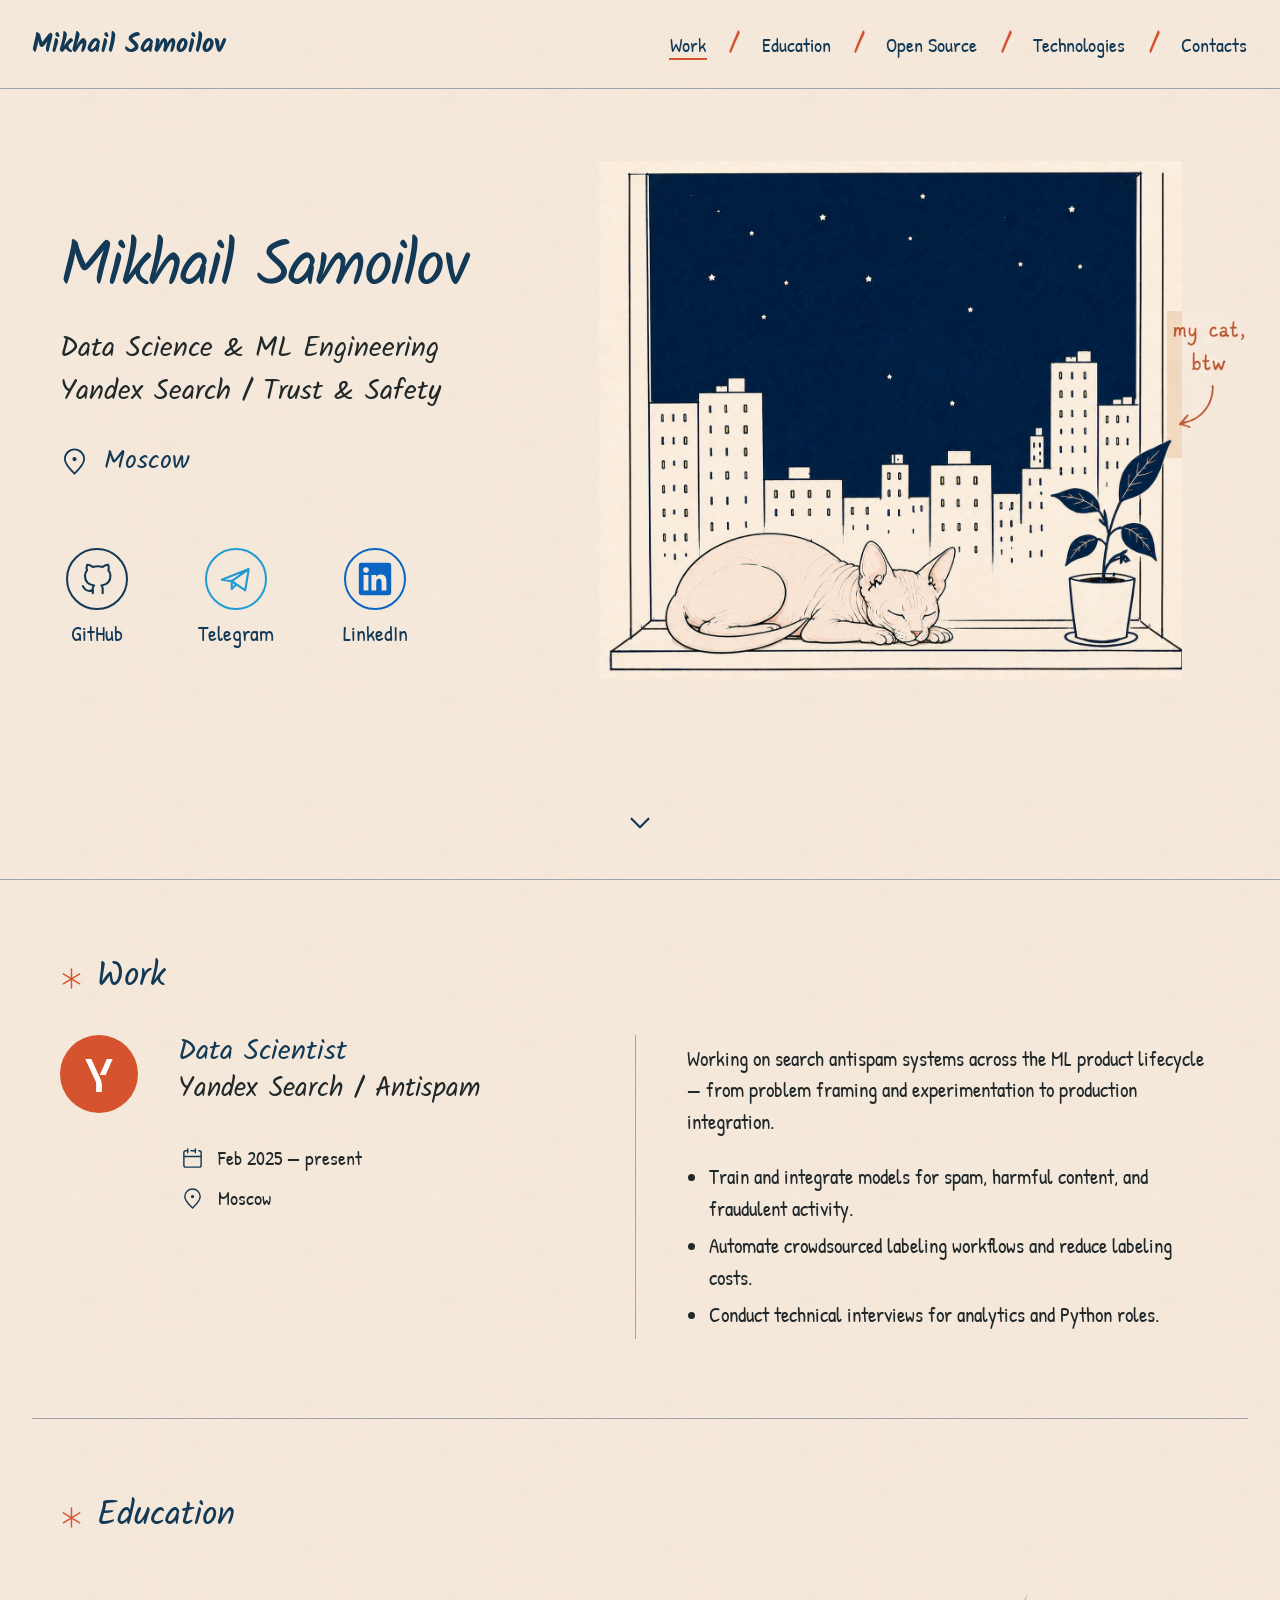
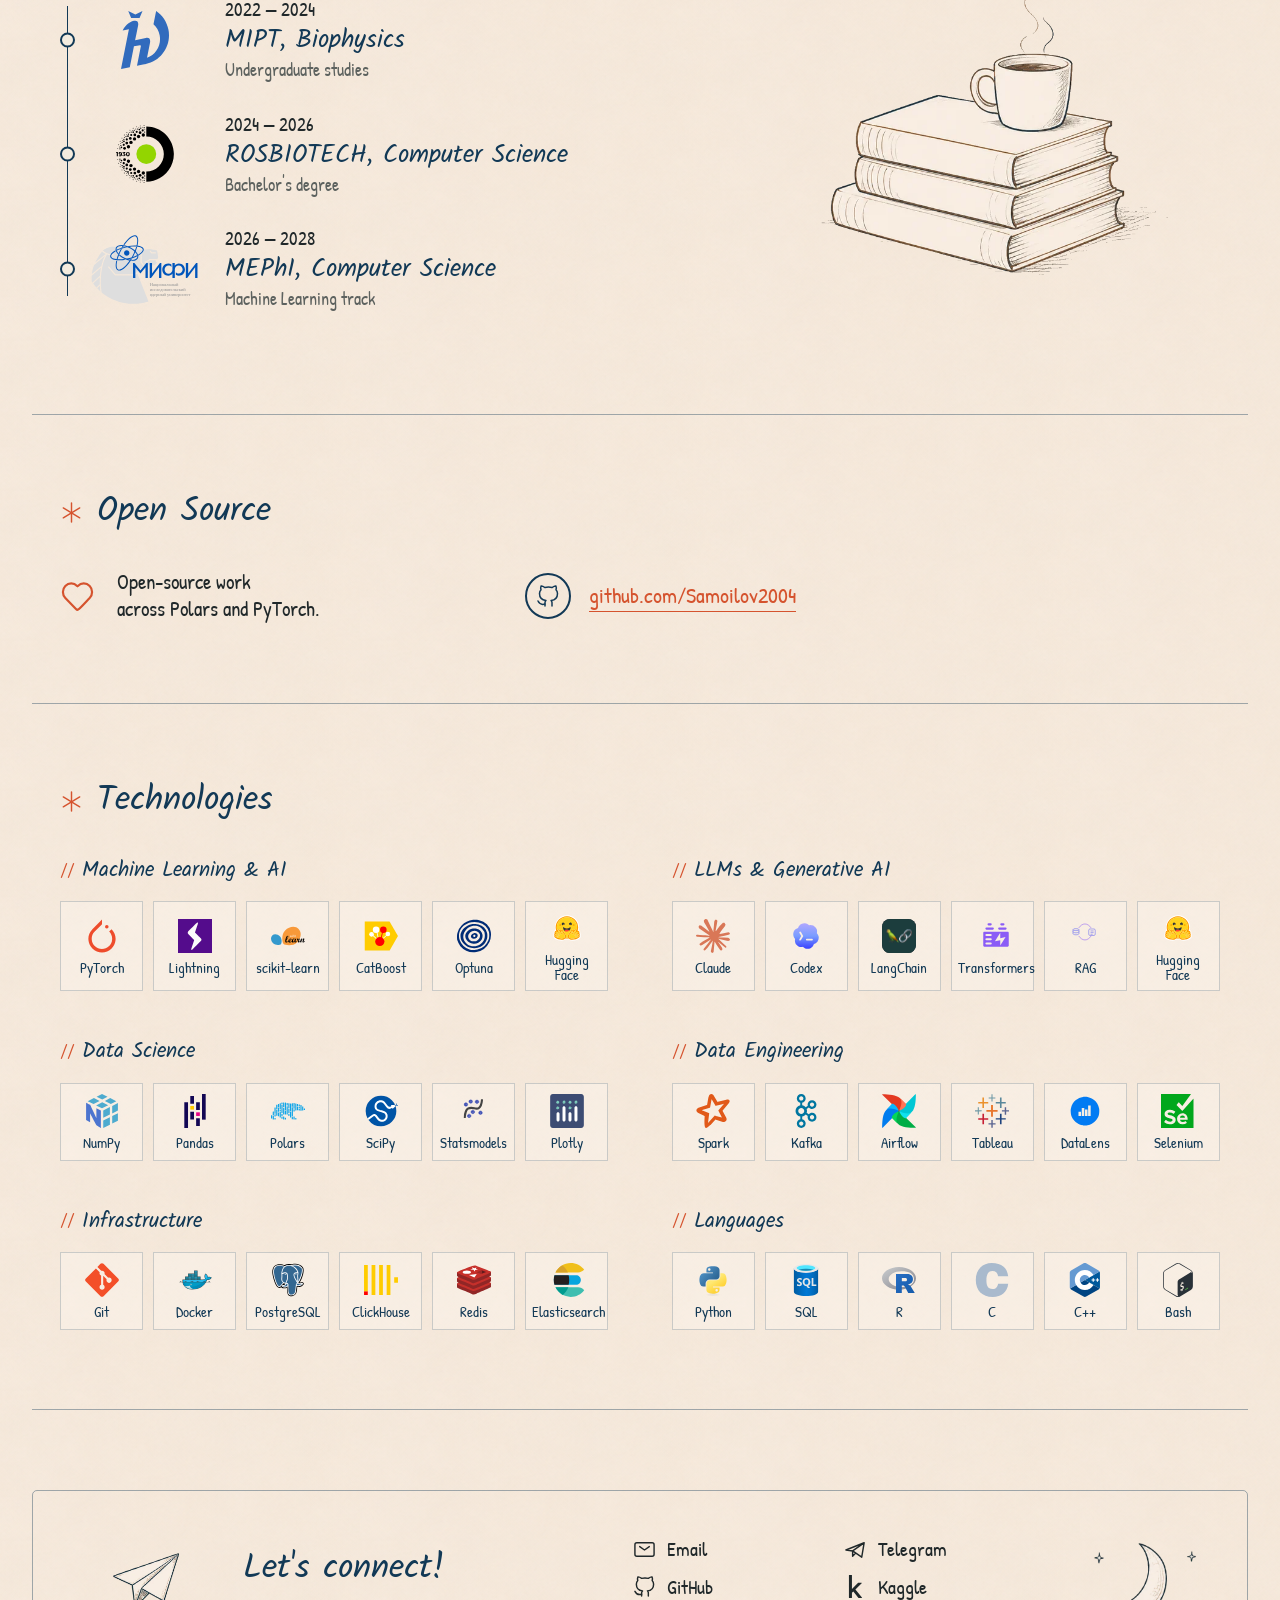
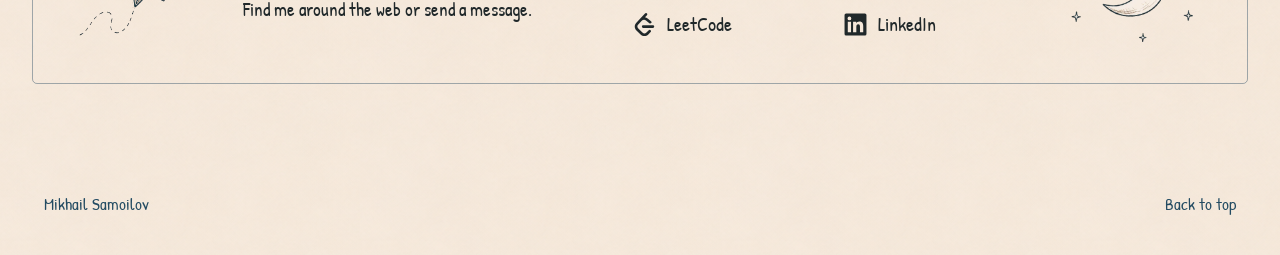
<file: index.html>
<!doctype html>
<html lang="en">
<head>
  <meta charset="utf-8">
  <meta name="viewport" content="width=device-width, initial-scale=1">
  <meta name="description" content="Mikhail Samoilov — ML engineer at Yandex Search. Education, production machine learning, open source, and selected technologies.">
  <meta name="theme-color" content="#f4ecdf">
  <meta property="og:type" content="website">
  <meta property="og:title" content="Mikhail Samoilov — ML Engineer">
  <meta property="og:description" content="A personal page about production ML, education, open source, and technology.">
    <title>Mikhail Samoilov — DataScientist</title>
  <link rel="preload" href="assets/fonts/Kalam-Regular.ttf" as="font" type="font/ttf" crossorigin>
  <link rel="preload" href="assets/fonts/PatrickHand-Regular.ttf" as="font" type="font/ttf" crossorigin>
  <link rel="stylesheet" href="css/site.css">
  <script src="js/site.js" defer></script>
</head>
<body>
  <a class="skip-link" href="#main-content">Skip to content</a>

  <header class="site-header" aria-label="Site header">
    <div class="site-header__inner">
      <a class="site-name" href="#top" aria-label="Back to top">Mikhail Samoilov</a>
      <nav class="site-nav" aria-label="Main navigation">
        <a href="#work">Work</a><span aria-hidden="true">/</span>
        <a href="#education">Education</a><span aria-hidden="true">/</span>
        <a href="#open-source">Open Source</a><span aria-hidden="true">/</span>
        <a href="#tech">Technologies</a><span aria-hidden="true">/</span>
        <a href="#contacts">Contacts</a>
      </nav>
    </div>
  </header>

  <main id="main-content" tabindex="-1">
    <section class="hero" id="top" aria-labelledby="hero-title">
      <div class="hero__inner">
        <div class="hero-copy" data-reveal>
          <h1 id="hero-title">Mikhail Samoilov</h1>
          <p class="hero-role">Data Science &amp; ML Engineering</p>
          <p class="hero-company">Yandex Search / Trust & Safety</p>
          <p class="hero-location"><span class="ui-icon ui-icon--pin" aria-hidden="true"></span>Moscow</p>

          <nav class="hero-contacts" aria-label="Quick contact links">
            <a href="https://github.com/Samoilov2004" target="_blank" rel="me noreferrer"><span class="contact-mark contact-mark--github" aria-hidden="true"></span><span>GitHub</span></a>
            <a href="https://t.me/samoilov_ma" target="_blank" rel="me noreferrer"><span class="contact-mark contact-mark--telegram" aria-hidden="true"></span><span>Telegram</span></a>
            <a href="https://www.linkedin.com/in/samoilov-mikhail-a10559425" target="_blank" rel="me noreferrer"><span class="contact-mark contact-mark--linkedin" aria-hidden="true"></span><span>LinkedIn</span></a>
          </nav>
        </div>

        <div class="hero-art" data-reveal>
          <picture>
            <source srcset="assets/illustrations/cat-window-sleeping-v2.webp" type="image/webp">
            <img src="assets/illustrations/cat-window-sleeping-v2.png" width="2658" height="2364" alt="A pale sphynx cat sleeping on a windowsill in front of a dark blue night city">
          </picture>
          <picture class="cat-note" aria-hidden="true">
            <source srcset="assets/illustrations/cat-note.webp" type="image/webp">
            <img src="assets/illustrations/cat-note.png" width="145" height="185" alt="">
          </picture>
        </div>

        <a class="scroll-cue" href="#work" aria-label="Scroll to work"><span class="ui-icon ui-icon--down" aria-hidden="true"></span></a>
      </div>
    </section>

    <div class="page-shell">
      <section class="page-section work" id="work" aria-labelledby="work-title" data-reveal>
        <header class="section-heading"><span class="ui-icon ui-icon--asterisk" aria-hidden="true"></span><h2 id="work-title">Work</h2></header>
        <div class="work-grid">
          <div class="work-summary">
            <div class="yandex-mark" aria-hidden="true"><img src="assets/logos/yandex.svg" width="50" height="50" alt=""></div>
            <div class="work-summary__main">
              <h3>Data Scientist</h3>
              <p>Yandex Search / Antispam </p>
              <dl class="work-meta">
                <div><dt><span class="ui-icon ui-icon--calendar" aria-hidden="true"></span><span class="sr-only">Dates</span></dt><dd>Feb 2025 — present</dd></div>
                <div><dt><span class="ui-icon ui-icon--pin" aria-hidden="true"></span><span class="sr-only">Location</span></dt><dd>Moscow</dd></div>
              </dl>
            </div>
          </div>
          <div class="work-details">
            <p>Working on search antispam systems across the ML product lifecycle — from problem framing and experimentation to production integration.</p>
            <ul>
              <li>Train and integrate models for spam, harmful content, and fraudulent activity.</li>
              <li>Automate crowdsourced labeling workflows and reduce labeling costs.</li>
              <li>Conduct technical interviews for analytics and Python roles.</li>
            </ul>
          </div>
        </div>
      </section>

      <section class="page-section education" id="education" aria-labelledby="education-title" data-reveal>
        <header class="section-heading"><span class="ui-icon ui-icon--asterisk" aria-hidden="true"></span><h2 id="education-title">Education</h2></header>
        <div class="education-layout">
          <ol class="education-timeline">
            <li><img src="assets/logos/mipt.svg" width="46" height="54" alt="MIPT logo"><div><p class="education-date">2022 — 2024</p><h3>MIPT, Biophysics</h3><p>Undergraduate studies</p></div></li>
            <li><img src="assets/logos/rosbiotech.svg" width="50" height="50" alt="ROSBIOTECH logo"><div><p class="education-date">2024 — 2026</p><h3>ROSBIOTECH, Computer Science</h3><p>Bachelor's degree</p></div></li>
            <li><img class="education-logo--mephi" src="assets/logos/mephi.svg" width="110" height="72" alt="MEPhI logo"><div><p class="education-date">2026 — 2028</p><h3>MEPhI, Computer Science</h3><p>Machine Learning track</p></div></li>
          </ol>
          <img class="books-illustration" src="assets/illustrations/books-coffee-transparent.png" width="640" height="592" alt="" loading="lazy">
        </div>
      </section>

      <section class="page-section open-source" id="open-source" aria-labelledby="opensource-title" data-reveal>
        <header class="section-heading"><span class="ui-icon ui-icon--asterisk" aria-hidden="true"></span><h2 id="opensource-title">Open Source</h2></header>
        <div class="opensource-row">
          <div class="opensource-copy"><span class="ui-icon ui-icon--heart" aria-hidden="true"></span><p>Open-source work<br>across Polars and PyTorch.</p></div>
          <a class="github-link" href="https://github.com/Samoilov2004" target="_blank" rel="me noreferrer"><span class="contact-mark contact-mark--github contact-mark--small" aria-hidden="true"></span><span>github.com/Samoilov2004</span></a>
        </div>
      </section>

      <section class="page-section technologies" id="tech" aria-labelledby="tech-title" data-reveal>
        <header class="section-heading"><span class="ui-icon ui-icon--asterisk" aria-hidden="true"></span><h2 id="tech-title">Technologies</h2></header>
        <div class="tech-categories">
          <section class="tech-category" aria-labelledby="tech-ml">
            <h3 id="tech-ml">Machine Learning &amp; AI</h3>
            <ul class="tech-badges">
              <li><img src="assets/badges/pytorch.svg" alt="" width="34" height="34"><span>PyTorch</span></li>
              <li><img src="assets/badges/lightning.svg" alt="" width="34" height="34"><span>Lightning</span></li>
              <li><img src="assets/badges/scikit-learn.svg" alt="" width="34" height="34"><span>scikit-learn</span></li>
              <li><img src="assets/badges/catboost.svg" alt="" width="34" height="34"><span>CatBoost</span></li>
              <li><img src="assets/badges/optuna.svg" alt="" width="34" height="34"><span>Optuna</span></li>
              <li><img src="assets/badges/hf.svg" alt="" width="34" height="34"><span>Hugging Face</span></li>
            </ul>
          </section>

          <section class="tech-category" aria-labelledby="tech-llm">
            <h3 id="tech-llm">LLMs &amp; Generative AI</h3>
            <ul class="tech-badges">
              <li><img src="assets/badges/claude.svg" alt="" width="34" height="34"><span>Claude</span></li>
              <li><img src="assets/badges/codex.svg" alt="" width="34" height="34"><span>Codex</span></li>
              <li><img src="assets/badges/langchain.svg" alt="" width="34" height="34"><span>LangChain</span></li>
              <li><img src="assets/badges/transformer.svg" alt="" width="34" height="34"><span>Transformers</span></li>
              <li><img src="assets/badges/rag.svg" alt="" width="34" height="34"><span>RAG</span></li>
              <li><img src="assets/badges/hf.svg" alt="" width="34" height="34"><span>Hugging Face</span></li>
            </ul>
          </section>

          <section class="tech-category" aria-labelledby="tech-data-science">
            <h3 id="tech-data-science">Data Science</h3>
            <ul class="tech-badges">
              <li><img src="assets/badges/numpy.svg" alt="" width="34" height="34"><span>NumPy</span></li>
              <li><img src="assets/badges/pandas.svg" alt="" width="34" height="34"><span>Pandas</span></li>
              <li><img src="assets/badges/polars.svg" alt="" width="34" height="34"><span>Polars</span></li>
              <li><img src="assets/badges/scipy.svg" alt="" width="34" height="34"><span>SciPy</span></li>
              <li><img src="assets/badges/statsmodels.svg" alt="" width="34" height="34"><span>Statsmodels</span></li>
              <li><img src="assets/badges/plotly.svg" alt="" width="34" height="34"><span>Plotly</span></li>
            </ul>
          </section>

          <section class="tech-category" aria-labelledby="tech-engineering">
            <h3 id="tech-engineering">Data Engineering</h3>
            <ul class="tech-badges">
              <li><img src="assets/badges/spark.svg" alt="" width="34" height="34"><span>Spark</span></li>
              <li><img src="assets/badges/kafka.svg" alt="" width="34" height="34"><span>Kafka</span></li>
              <li><img src="assets/badges/apache-airflow.svg" alt="" width="34" height="34"><span>Airflow</span></li>
              <li><img src="assets/badges/tableau.svg" alt="" width="34" height="34"><span>Tableau</span></li>
              <li><img src="assets/badges/datalens.svg" alt="" width="34" height="34"><span>DataLens</span></li>
              <li><img src="assets/badges/selenium.svg" alt="" width="34" height="34"><span>Selenium</span></li>
            </ul>
          </section>

          <section class="tech-category" aria-labelledby="tech-infra">
            <h3 id="tech-infra">Infrastructure</h3>
            <ul class="tech-badges">
              <li><img src="assets/badges/git.svg" alt="" width="34" height="34"><span>Git</span></li>
              <li><img src="assets/badges/docker.svg" alt="" width="34" height="34"><span>Docker</span></li>
              <li><img src="assets/badges/postgresql.svg" alt="" width="34" height="34"><span>PostgreSQL</span></li>
              <li><img src="assets/badges/clickhouse.svg" alt="" width="34" height="34"><span>ClickHouse</span></li>
              <li><img src="assets/badges/redis.svg" alt="" width="34" height="34"><span>Redis</span></li>
              <li><img src="assets/badges/elasticsearch.svg" alt="" width="34" height="34"><span>Elasticsearch</span></li>
            </ul>
          </section>

          <section class="tech-category" aria-labelledby="tech-languages">
            <h3 id="tech-languages">Languages</h3>
            <ul class="tech-badges">
              <li><img src="assets/badges/python.svg" alt="" width="34" height="34"><span>Python</span></li>
              <li><img src="assets/badges/sql.svg" alt="" width="34" height="34"><span>SQL</span></li>
              <li><img src="assets/badges/r.svg" alt="" width="34" height="34"><span>R</span></li>
              <li><img src="assets/badges/c.svg" alt="" width="34" height="34"><span>C</span></li>
              <li><img src="assets/badges/cplusplus.svg" alt="" width="34" height="34"><span>C++</span></li>
              <li><img src="assets/badges/bash.svg" alt="" width="34" height="34"><span>Bash</span></li>
            </ul>
          </section>
        </div>
      </section>

      <section class="page-section contacts" id="contacts" aria-labelledby="contacts-title" data-reveal>
        <div class="contact-card">
          <img class="contact-card__plane" src="assets/illustrations/paper-plane-transparent.png" width="520" height="404" alt="" loading="lazy">
          <div class="contact-card__copy"><h2 id="contacts-title">Let's connect!</h2><p>Find me around the web or send a message.</p></div>
          <div class="contact-card__links">
            <a href="mailto:kryiska9@gmail.com"><span class="ui-icon ui-icon--mail" aria-hidden="true"></span>Email</a>
            <a href="https://t.me/samoilov_ma" target="_blank" rel="me noreferrer"><span class="ui-icon ui-icon--telegram" aria-hidden="true"></span>Telegram</a>
            <a href="https://github.com/Samoilov2004" target="_blank" rel="me noreferrer"><span class="ui-icon ui-icon--github" aria-hidden="true"></span>GitHub</a>
            <a href="https://www.kaggle.com/samoilovmikhail" target="_blank" rel="me noreferrer"><span class="ui-icon ui-icon--kaggle" aria-hidden="true"></span>Kaggle</a>
            <a href="https://leetcode.com/u/Cro-Magnon/" target="_blank" rel="me noreferrer"><span class="ui-icon ui-icon--leetcode" aria-hidden="true"></span>LeetCode</a>
            <a href="https://www.linkedin.com/in/samoilov-mikhail-a10559425" target="_blank" rel="me noreferrer"><span class="ui-icon ui-icon--linkedin" aria-hidden="true"></span>LinkedIn</a>
          </div>
          <img class="contact-card__moon" src="assets/illustrations/moon-stars-transparent.png" width="450" height="428" alt="" loading="lazy">
        </div>
      </section>
    </div>
  </main>

  <footer class="site-footer"><p>Mikhail Samoilov</p><a href="#top">Back to top</a></footer>
</body>
</html>
</file>
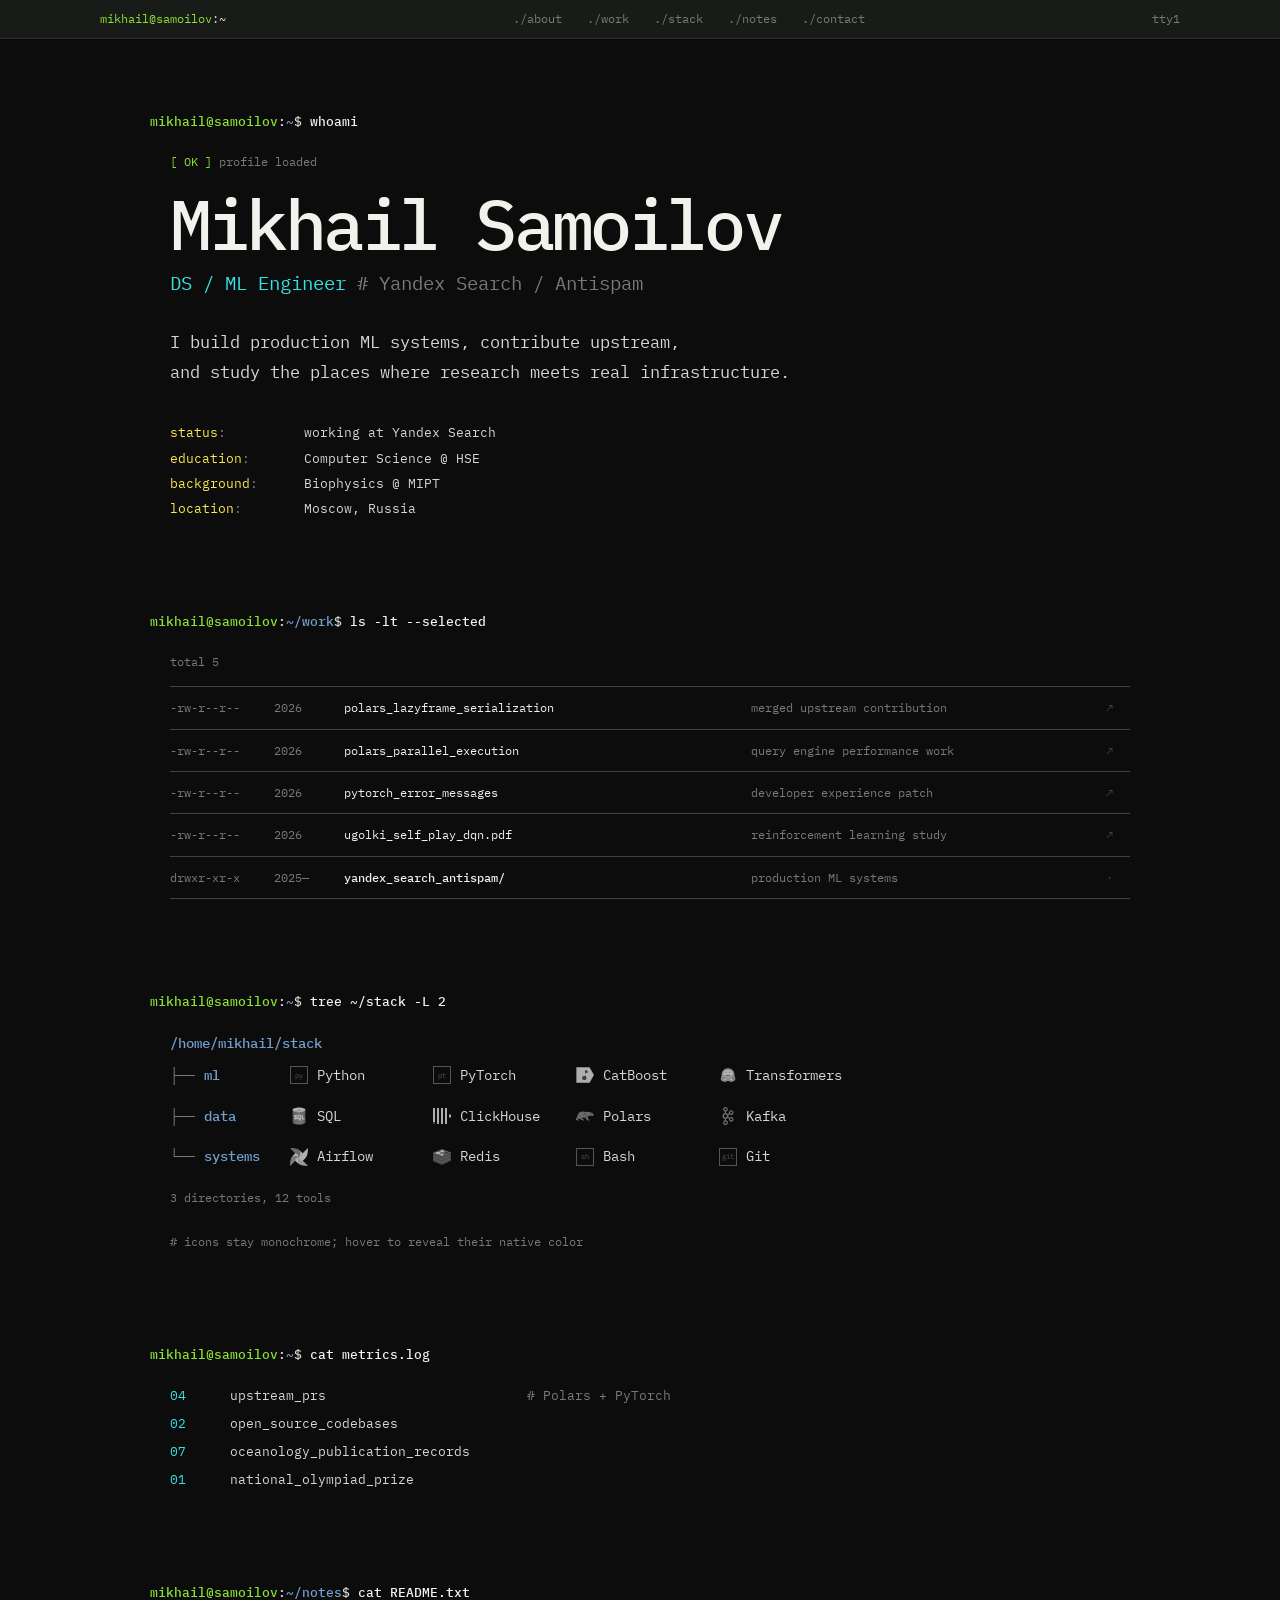
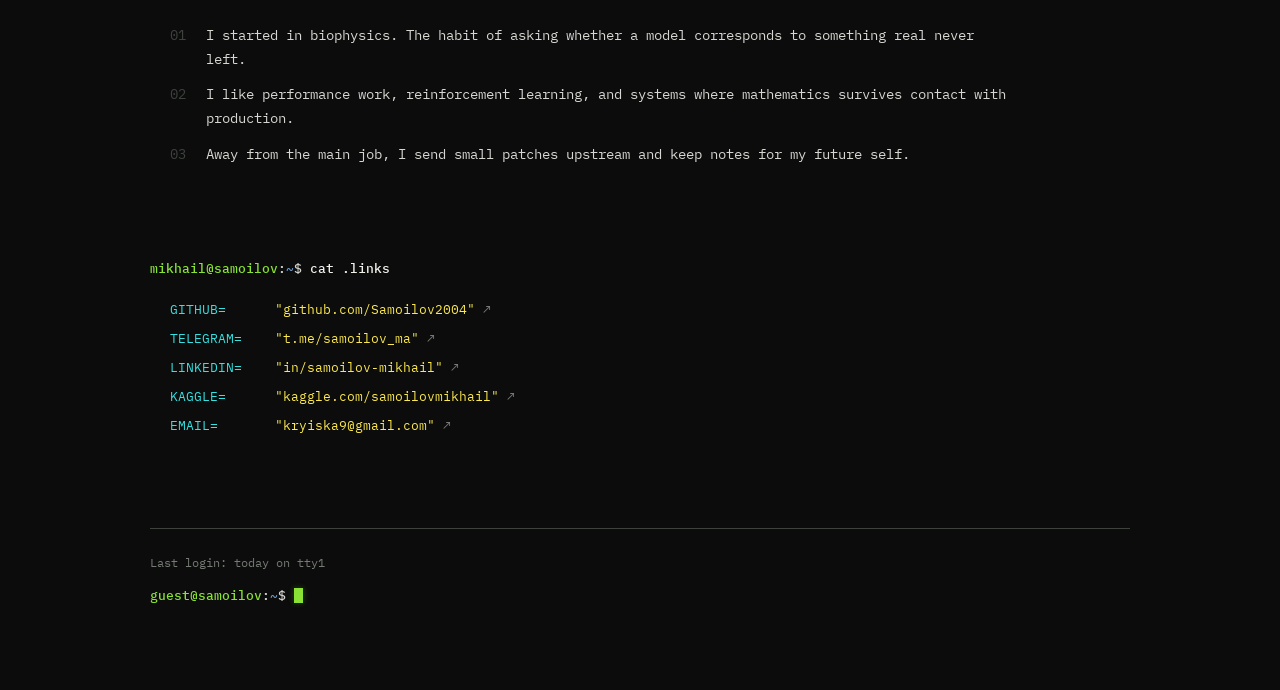
<file: legacy/index.html>
<!doctype html>
<html lang="en">
<head>
  <meta charset="utf-8">
  <meta name="viewport" content="width=device-width, initial-scale=1">
  <meta name="description" content="Mikhail Samoilov — data scientist and ML engineer. Search systems, open source, and applied research.">
  <meta name="theme-color" content="#0b0c0b">
  <meta property="og:type" content="website">
  <meta property="og:title" content="Mikhail Samoilov — DS / ML Engineer">
  <meta property="og:description" content="Search systems, open source, and applied machine learning.">
  <title>mikhail@samoilov:~</title>

  <link rel="preconnect" href="https://fonts.googleapis.com">
  <link rel="preconnect" href="https://fonts.gstatic.com" crossorigin>
  <link href="https://fonts.googleapis.com/css2?family=IBM+Plex+Mono:wght@400;500;600&display=swap" rel="stylesheet">
  <link rel="stylesheet" href="css/prototype.css">
</head>
<body>
  <a class="skip-link" href="#content">skip to output</a>

  <header class="tty-bar" aria-label="Site navigation">
    <div class="tty-bar__inner">
      <a class="tty-title" href="#top"><span>mikhail@samoilov</span>:~</a>
      <nav class="tty-nav" aria-label="Page sections">
        <a href="#about">./about</a>
        <a href="#work">./work</a>
        <a href="#stack">./stack</a>
        <a href="#notes">./notes</a>
        <a href="#contact">./contact</a>
      </nav>
      <span class="tty-id" aria-hidden="true">tty1</span>
    </div>
  </header>

  <main class="terminal" id="content">
    <section class="session intro" id="top" aria-labelledby="intro-command">
      <p class="prompt-line" id="intro-command"><span class="user">mikhail@samoilov</span><span class="punctuation">:</span><span class="path">~</span><span class="punctuation">$</span> <span>whoami</span></p>
      <div class="output intro-output" id="about">
        <p class="boot-line"><span class="ok">[ OK ]</span> profile loaded</p>
        <h1>Mikhail Samoilov</h1>
        <p class="role">DS / ML Engineer <span class="comment"># Yandex Search / Antispam</span></p>
        <p class="summary">I build production ML systems, contribute upstream,<br class="desktop-only"> and study the places where research meets real infrastructure.</p>
        <dl class="facts" aria-label="Profile facts">
          <div><dt>status</dt><dd>working at Yandex Search</dd></div>
          <div><dt>education</dt><dd>Computer Science @ HSE</dd></div>
          <div><dt>background</dt><dd>Biophysics @ MIPT</dd></div>
          <div><dt>location</dt><dd>Moscow, Russia</dd></div>
        </dl>
      </div>
    </section>

    <section class="session" id="work" aria-labelledby="work-command">
      <p class="prompt-line" id="work-command"><span class="user">mikhail@samoilov</span><span class="punctuation">:</span><span class="path">~/work</span><span class="punctuation">$</span> <span>ls -lt --selected</span></p>
      <div class="output">
        <p class="total">total 5</p>
        <div class="file-list" role="list">
          <a class="file-row" role="listitem" href="https://github.com/pola-rs/polars/pull/28568" target="_blank" rel="noreferrer">
            <span class="permissions">-rw-r--r--</span>
            <span class="year">2026</span>
            <span class="filename">polars_lazyframe_serialization</span>
            <span class="description">merged upstream contribution</span>
            <span class="external" aria-hidden="true">↗</span>
          </a>
          <a class="file-row" role="listitem" href="https://github.com/pola-rs/polars/pull/28616" target="_blank" rel="noreferrer">
            <span class="permissions">-rw-r--r--</span>
            <span class="year">2026</span>
            <span class="filename">polars_parallel_execution</span>
            <span class="description">query engine performance work</span>
            <span class="external" aria-hidden="true">↗</span>
          </a>
          <a class="file-row" role="listitem" href="https://github.com/pytorch/pytorch/pull/192666" target="_blank" rel="noreferrer">
            <span class="permissions">-rw-r--r--</span>
            <span class="year">2026</span>
            <span class="filename">pytorch_error_messages</span>
            <span class="description">developer experience patch</span>
            <span class="external" aria-hidden="true">↗</span>
          </a>
          <a class="file-row" role="listitem" href="https://github.com/Samoilov2004/UgolkiEngine/blob/main/report/%D0%A1%D0%B0%D0%BC%D0%BE%D0%B9%D0%BB%D0%BE%D0%B2_%D1%82%D0%B5%D0%B7%D0%B8%D1%81%D1%8B.pdf" target="_blank" rel="noreferrer">
            <span class="permissions">-rw-r--r--</span>
            <span class="year">2026</span>
            <span class="filename">ugolki_self_play_dqn.pdf</span>
            <span class="description">reinforcement learning study</span>
            <span class="external" aria-hidden="true">↗</span>
          </a>
          <div class="file-row" role="listitem">
            <span class="permissions">drwxr-xr-x</span>
            <span class="year">2025—</span>
            <span class="filename directory">yandex_search_antispam/</span>
            <span class="description">production ML systems</span>
            <span class="external" aria-hidden="true">·</span>
          </div>
        </div>
      </div>
    </section>

    <section class="session" id="stack" aria-labelledby="stack-command">
      <p class="prompt-line" id="stack-command"><span class="user">mikhail@samoilov</span><span class="punctuation">:</span><span class="path">~</span><span class="punctuation">$</span> <span>tree ~/stack -L 2</span></p>
      <div class="output stack-output">
        <p class="directory">/home/mikhail/stack</p>
        <div class="stack-tree" role="list" aria-label="Selected technologies">
          <div class="stack-branch" role="listitem">
            <span class="tree-mark">├──</span><span class="directory">ml</span>
            <div class="stack-items">
              <span class="tech"><span class="text-icon">py</span>Python</span>
              <span class="tech"><span class="text-icon">pt</span>PyTorch</span>
              <span class="tech"><img src="assets/badges/catboost.svg" alt="">CatBoost</span>
              <span class="tech"><img src="assets/badges/hf.svg" alt="">Transformers</span>
            </div>
          </div>
          <div class="stack-branch" role="listitem">
            <span class="tree-mark">├──</span><span class="directory">data</span>
            <div class="stack-items">
              <span class="tech"><img src="assets/badges/sql.svg" alt="">SQL</span>
              <span class="tech"><img src="assets/badges/clickhouse.svg" alt="">ClickHouse</span>
              <span class="tech"><img src="assets/badges/polars.svg" alt="">Polars</span>
              <span class="tech"><img src="assets/badges/kafka.svg" alt="">Kafka</span>
            </div>
          </div>
          <div class="stack-branch" role="listitem">
            <span class="tree-mark">└──</span><span class="directory">systems</span>
            <div class="stack-items">
              <span class="tech"><img src="assets/badges/apache-airflow.svg" alt="">Airflow</span>
              <span class="tech"><img src="assets/badges/redis.svg" alt="">Redis</span>
              <span class="tech"><span class="text-icon">sh</span>Bash</span>
              <span class="tech"><span class="text-icon">git</span>Git</span>
            </div>
          </div>
        </div>
        <p class="tree-summary">3 directories, 12 tools</p>
        <p class="hint"><span class="comment"># icons stay monochrome; hover to reveal their native color</span></p>
      </div>
    </section>

    <section class="session" id="numbers" aria-labelledby="numbers-command">
      <p class="prompt-line" id="numbers-command"><span class="user">mikhail@samoilov</span><span class="punctuation">:</span><span class="path">~</span><span class="punctuation">$</span> <span>cat metrics.log</span></p>
      <div class="output metrics" role="list">
        <p role="listitem"><span class="metric-value">04</span><span class="metric-key">upstream_prs</span><span class="comment"># Polars + PyTorch</span></p>
        <p role="listitem"><span class="metric-value">02</span><span class="metric-key">open_source_codebases</span></p>
        <p role="listitem"><span class="metric-value">07</span><span class="metric-key">oceanology_publication_records</span></p>
        <p role="listitem"><span class="metric-value">01</span><span class="metric-key">national_olympiad_prize</span></p>
      </div>
    </section>

    <section class="session" id="notes" aria-labelledby="notes-command">
      <p class="prompt-line" id="notes-command"><span class="user">mikhail@samoilov</span><span class="punctuation">:</span><span class="path">~/notes</span><span class="punctuation">$</span> <span>cat README.txt</span></p>
      <div class="output notes-output">
        <p><span class="line-no">01</span>I started in biophysics. The habit of asking whether a model corresponds to something real never left.</p>
        <p><span class="line-no">02</span>I like performance work, reinforcement learning, and systems where mathematics survives contact with production.</p>
        <p><span class="line-no">03</span>Away from the main job, I send small patches upstream and keep notes for my future self.</p>
      </div>
    </section>

    <section class="session" id="contact" aria-labelledby="contact-command">
      <p class="prompt-line" id="contact-command"><span class="user">mikhail@samoilov</span><span class="punctuation">:</span><span class="path">~</span><span class="punctuation">$</span> <span>cat .links</span></p>
      <div class="output links-output">
        <a href="https://github.com/Samoilov2004" target="_blank" rel="noreferrer"><span class="link-key">GITHUB=</span><span class="string">"github.com/Samoilov2004"</span><span aria-hidden="true"> ↗</span></a>
        <a href="https://t.me/samoilov_ma" target="_blank" rel="noreferrer"><span class="link-key">TELEGRAM=</span><span class="string">"t.me/samoilov_ma"</span><span aria-hidden="true"> ↗</span></a>
        <a href="https://www.linkedin.com/in/samoilov-mikhail-a10559425" target="_blank" rel="noreferrer"><span class="link-key">LINKEDIN=</span><span class="string">"in/samoilov-mikhail"</span><span aria-hidden="true"> ↗</span></a>
        <a href="https://www.kaggle.com/samoilovmikhail" target="_blank" rel="noreferrer"><span class="link-key">KAGGLE=</span><span class="string">"kaggle.com/samoilovmikhail"</span><span aria-hidden="true"> ↗</span></a>
        <a href="mailto:kryiska9@gmail.com"><span class="link-key">EMAIL=</span><span class="string">"kryiska9@gmail.com"</span><span aria-hidden="true"> ↗</span></a>
      </div>
    </section>

    <footer class="session footer-session">
      <p class="logout">Last login: today on tty1</p>
      <p class="prompt-line"><span class="user">guest@samoilov</span><span class="punctuation">:</span><span class="path">~</span><span class="punctuation">$</span> <span class="cursor" aria-hidden="true"></span></p>
    </footer>
  </main>
</body>
</html>
</file>
<file: css/site.css>
@font-face {
  font-family: "Kalam";
  src: url("../assets/fonts/Kalam-Regular.ttf") format("truetype");
  font-style: normal;
  font-weight: 400;
  font-display: swap;
}

@font-face {
  font-family: "Kalam";
  src: url("../assets/fonts/Kalam-Bold.ttf") format("truetype");
  font-style: normal;
  font-weight: 700;
  font-display: swap;
}

@font-face {
  font-family: "Patrick Hand";
  src: url("../assets/fonts/PatrickHand-Regular.ttf") format("truetype");
  font-style: normal;
  font-weight: 400;
  font-display: swap;
}

:root {
  color-scheme: light;
  --paper: #f4ecdf;
  --paper-deep: #eee2d1;
  --ink: #123956;
  --ink-soft: #234b62;
  --text: #20282a;
  --muted: #5d625f;
  --accent: #d5532e;
  --telegram: #209bd3;
  --line: rgba(18, 57, 86, 0.38);
  --line-soft: rgba(18, 57, 86, 0.2);
  --page: min(1320px, calc(100% - 64px));
  --display: "Kalam", "Comic Sans MS", cursive;
  --hand: "Patrick Hand", "Comic Sans MS", cursive;
}

*,
*::before,
*::after {
  box-sizing: border-box;
}

html {
  background: var(--paper);
  scroll-behavior: smooth;
  scroll-padding-top: 96px;
}

body {
  min-width: 320px;
  margin: 0;
  overflow-x: hidden;
  background-color: var(--paper);
  background-image: url("../assets/illustrations/paper-texture.png");
  background-repeat: repeat;
  color: var(--text);
  font-family: var(--hand);
  font-size: 20px;
  line-height: 1.42;
  text-rendering: optimizeLegibility;
  -webkit-font-smoothing: antialiased;
}

h1,
h2,
h3,
p,
ul,
ol,
dl,
dd {
  margin: 0;
}

ul,
ol {
  padding: 0;
}

a {
  color: inherit;
  text-decoration: none;
}

img {
  display: block;
  height: auto;
  max-width: 100%;
}

a:focus-visible {
  outline: 2px solid var(--accent);
  outline-offset: 5px;
}

.sr-only {
  position: absolute;
  width: 1px;
  height: 1px;
  padding: 0;
  margin: -1px;
  overflow: hidden;
  clip: rect(0, 0, 0, 0);
  white-space: nowrap;
  border: 0;
}

.skip-link {
  position: fixed;
  z-index: 100;
  top: 14px;
  left: 18px;
  padding: 8px 13px;
  border: 1px solid var(--ink);
  background: var(--paper);
  color: var(--ink);
  font-family: var(--hand);
  transform: translateY(-180%);
}

.skip-link:focus {
  transform: translateY(0);
}

.ui-icon,
.contact-mark {
  display: inline-block;
  flex: 0 0 auto;
  background: currentColor;
  -webkit-mask-position: center;
  mask-position: center;
  -webkit-mask-repeat: no-repeat;
  mask-repeat: no-repeat;
  -webkit-mask-size: contain;
  mask-size: contain;
}

.ui-icon {
  width: 1.15em;
  height: 1.15em;
}

.ui-icon--pin {
  -webkit-mask-image: url("../assets/icons/map-pin.svg");
  mask-image: url("../assets/icons/map-pin.svg");
}

.ui-icon--calendar {
  -webkit-mask-image: url("../assets/icons/calendar.svg");
  mask-image: url("../assets/icons/calendar.svg");
}

.ui-icon--heart {
  -webkit-mask-image: url("../assets/icons/heart.svg");
  mask-image: url("../assets/icons/heart.svg");
}

.ui-icon--down {
  -webkit-mask-image: url("../assets/icons/nav-arrow-down.svg");
  mask-image: url("../assets/icons/nav-arrow-down.svg");
}

.ui-icon--mail {
  -webkit-mask-image: url("../assets/icons/mail.svg");
  mask-image: url("../assets/icons/mail.svg");
}

.ui-icon--telegram {
  -webkit-mask-image: url("../assets/icons/telegram.svg");
  mask-image: url("../assets/icons/telegram.svg");
}

.ui-icon--github {
  -webkit-mask-image: url("../assets/icons/github.svg");
  mask-image: url("../assets/icons/github.svg");
}

.ui-icon--kaggle {
  -webkit-mask-image: url("../assets/icons/kaggle.svg?v=2");
  mask-image: url("../assets/icons/kaggle.svg?v=2");
}

.ui-icon--leetcode {
  -webkit-mask-image: url("../assets/icons/leetcode.svg");
  mask-image: url("../assets/icons/leetcode.svg");
}

.ui-icon--linkedin {
  -webkit-mask-image: url("../assets/icons/linkedin.svg?v=2");
  mask-image: url("../assets/icons/linkedin.svg?v=2");
}

.ui-icon--asterisk {
  -webkit-mask-image: url("../assets/icons/asterisk.svg");
  mask-image: url("../assets/icons/asterisk.svg");
}

.site-header {
  position: sticky;
  z-index: 40;
  top: 0;
  width: 100%;
  background-color: var(--paper);
  background-image: url("../assets/illustrations/paper-texture.png");
  border-bottom: 1px solid var(--line);
}

.site-header__inner {
  display: flex;
  align-items: center;
  justify-content: space-between;
  width: var(--page);
  min-height: 88px;
  margin: 0 auto;
  gap: 32px;
}

.site-name {
  color: var(--ink);
  font-family: var(--display);
  font-size: 27px;
  font-weight: 700;
  line-height: 1;
  white-space: nowrap;
}

.site-nav {
  display: flex;
  align-items: center;
  gap: clamp(15px, 1.75vw, 28px);
  color: var(--ink);
  font-size: 20px;
  line-height: 1;
}

.site-nav > span {
  color: var(--accent);
  font-family: var(--display);
  font-size: 26px;
}

.site-nav a {
  position: relative;
  padding: 7px 1px 5px;
}

.site-nav a::after {
  position: absolute;
  right: 0;
  bottom: 0;
  left: 0;
  height: 2px;
  background: var(--accent);
  content: "";
  transform: scaleX(0);
  transform-origin: left;
  transition: transform 180ms ease;
}

.site-nav a:hover::after,
.site-nav a.is-active::after {
  transform: scaleX(1);
}

.hero {
  border-bottom: 1px solid var(--line);
}

.hero__inner {
  position: relative;
  display: grid;
  grid-template-columns: minmax(390px, 0.88fr) minmax(560px, 1.12fr);
  align-items: center;
  width: var(--page);
  min-height: clamp(650px, calc(100svh - 88px), 790px);
  margin: 0 auto;
  gap: clamp(32px, 4vw, 72px);
  padding: 52px 28px 104px;
}

.hero-copy {
  position: relative;
  top: -16px;
  align-self: center;
}

.hero h1 {
  max-width: 700px;
  color: var(--ink);
  font-family: var(--display);
  font-size: clamp(58px, 5vw, 74px);
  font-weight: 400;
  letter-spacing: -0.04em;
  line-height: 1.05;
  white-space: nowrap;
}

.hero-role,
.hero-company {
  font-family: var(--display);
  font-size: clamp(27px, 2.15vw, 35px);
  line-height: 1.25;
}

.hero-role {
  margin-top: 30px;
}

.hero-company {
  margin-top: 8px;
}

.hero-location {
  display: flex;
  align-items: center;
  gap: 15px;
  margin-top: 34px;
  color: var(--ink);
  font-family: var(--display);
  font-size: 26px;
}

.hero-location .ui-icon {
  width: 29px;
  height: 29px;
}

.hero-contacts {
  display: flex;
  align-items: flex-start;
  gap: clamp(32px, 5vw, 80px);
  margin-top: clamp(48px, 7.5vh, 82px);
}

.hero-contacts a {
  display: grid;
  justify-items: center;
  gap: 8px;
  min-width: 74px;
  color: var(--ink);
  font-size: 22px;
  transition: color 160ms ease, transform 160ms ease;
}

.hero-contacts a:hover {
  color: var(--accent);
  transform: translateY(-3px);
}

.contact-mark {
  position: relative;
  width: 62px;
  height: 62px;
  color: var(--ink);
  background: transparent;
  border: 2px solid currentColor;
  border-radius: 50%;
}

.contact-mark::before {
  position: absolute;
  inset: 12px;
  background: currentColor;
  content: "";
  -webkit-mask-position: center;
  mask-position: center;
  -webkit-mask-repeat: no-repeat;
  mask-repeat: no-repeat;
  -webkit-mask-size: contain;
  mask-size: contain;
}

.contact-mark--github {
  color: var(--ink);
}

.contact-mark--github::before {
  -webkit-mask-image: url("../assets/icons/github.svg");
  mask-image: url("../assets/icons/github.svg");
}

.contact-mark--telegram {
  color: var(--telegram);
}

.contact-mark--telegram::before {
  -webkit-mask-image: url("../assets/icons/telegram.svg");
  mask-image: url("../assets/icons/telegram.svg");
}

.contact-mark--mail {
  color: var(--accent);
  border-radius: 3px;
}

.contact-mark--mail::before {
  inset: 13px;
  -webkit-mask-image: url("../assets/icons/mail.svg");
  mask-image: url("../assets/icons/mail.svg");
}

.contact-mark--linkedin {
  color: #0a66c2;
}

.contact-mark--linkedin::before {
  -webkit-mask-image: url("../assets/icons/linkedin.svg?v=2");
  mask-image: url("../assets/icons/linkedin.svg?v=2");
}

.contact-mark--small {
  width: 46px;
  height: 46px;
}

.contact-mark--small::before {
  inset: 9px;
}

.hero-art {
  position: relative;
  top: -38px;
  width: 100%;
  max-width: 720px;
  justify-self: end;
  padding-right: 38px;
}

.hero-art > picture:first-child img {
  width: 100%;
  height: auto;
  mix-blend-mode: multiply;
}

.cat-note {
  position: absolute;
  z-index: 2;
  top: 29%;
  right: -62px;
  width: clamp(90px, 9vw, 122px);
  mix-blend-mode: multiply;
}

.cat-note img {
  width: 100%;
}

.scroll-cue {
  position: absolute;
  bottom: 34px;
  left: 50%;
  display: grid;
  width: 44px;
  height: 44px;
  place-items: center;
  color: var(--ink);
  transform: translateX(-50%);
  transition: color 160ms ease, transform 160ms ease;
}

.scroll-cue .ui-icon {
  width: 34px;
  height: 34px;
}

.scroll-cue:hover {
  color: var(--accent);
  transform: translate(-50%, 4px);
}

.page-shell {
  width: var(--page);
  margin: 0 auto;
}

.page-section {
  padding: clamp(58px, 6.2vw, 88px) clamp(10px, 2.2vw, 34px);
  border-bottom: 1px solid var(--line);
  scroll-margin-top: 96px;
}

.section-heading {
  display: flex;
  align-items: center;
  gap: 14px;
  margin-bottom: 38px;
}

.section-heading .ui-icon {
  width: 23px;
  height: 23px;
  color: var(--accent);
}

.section-heading h2,
.contact-card h2 {
  color: var(--ink);
  font-family: var(--display);
  font-size: clamp(31px, 2.65vw, 40px);
  font-weight: 400;
  line-height: 1.1;
}

.work-grid {
  display: grid;
  grid-template-columns: 0.92fr 1.08fr;
  gap: clamp(40px, 6vw, 90px);
}

.work-summary {
  display: grid;
  grid-template-columns: 92px minmax(0, 1fr);
  gap: 26px;
  align-items: start;
}

.yandex-mark {
  display: grid;
  width: 78px;
  height: 78px;
  place-items: center;
  background: var(--accent);
  border-radius: 50%;
}

.yandex-mark img {
  width: 48px;
  height: 48px;
  filter: brightness(0) invert(1);
}

.work-summary h3,
.education-timeline h3 {
  color: var(--ink);
  font-family: var(--display);
  font-size: 28px;
  font-weight: 400;
  line-height: 1.2;
}

.work-summary__main > p {
  margin-top: 4px;
  font-family: var(--display);
  font-size: 27px;
  line-height: 1.25;
}

.work-meta {
  display: grid;
  gap: 12px;
  margin-top: 38px;
  font-size: 20px;
}

.work-meta > div {
  display: grid;
  grid-template-columns: 28px 1fr;
  gap: 12px;
  align-items: center;
}

.work-meta dt {
  display: grid;
  place-items: center;
  color: var(--ink);
}

.work-details {
  padding: 8px 8px 8px clamp(38px, 4vw, 68px);
  border-left: 1px solid var(--line);
  font-size: 21px;
  line-height: 1.5;
}

.work-details > p {
  max-width: 58ch;
}

.work-details ul {
  display: grid;
  gap: 6px;
  margin-top: 24px;
  padding-left: 22px;
}

.education-layout {
  display: grid;
  grid-template-columns: minmax(520px, 1fr) minmax(280px, 0.7fr);
  gap: clamp(48px, 9vw, 140px);
  align-items: center;
}

.education-timeline {
  position: relative;
  display: grid;
  gap: 28px;
  padding-left: 29px;
  list-style: none;
}

.education-timeline::before {
  position: absolute;
  top: 10px;
  bottom: 16px;
  left: 7px;
  width: 1px;
  background: var(--ink);
  content: "";
}

.education-timeline li {
  position: relative;
  display: grid;
  grid-template-columns: 112px minmax(0, 1fr);
  gap: 24px;
  align-items: center;
  min-height: 72px;
}

.education-timeline li::before {
  position: absolute;
  top: 50%;
  left: -29px;
  width: 15px;
  height: 15px;
  background: var(--paper);
  border: 2px solid var(--ink);
  border-radius: 50%;
  content: "";
  transform: translateY(-50%);
}

.education-timeline img {
  width: 54px;
  height: 58px;
  justify-self: center;
  object-fit: contain;
}

.education-timeline li:nth-child(2) img {
  width: 58px;
  height: 58px;
}

.education-timeline .education-logo--mephi {
  width: 110px;
  height: 72px;
}

.education-date {
  font-size: 19px;
}

.education-timeline h3 {
  margin-top: 2px;
  font-size: 25px;
}

.education-timeline div > p:last-child {
  margin-top: 2px;
  color: var(--muted);
  font-size: 18px;
}

.books-illustration {
  width: min(100%, 390px);
  justify-self: center;
  mix-blend-mode: normal;
}

.opensource-row {
  display: grid;
  grid-template-columns: minmax(260px, 0.75fr) minmax(340px, 1.25fr);
  gap: 48px;
  align-items: center;
}

.opensource-copy {
  display: flex;
  align-items: center;
  gap: 22px;
}

.opensource-copy .ui-icon {
  width: 35px;
  height: 35px;
  color: var(--accent);
}

.opensource-copy p {
  font-size: 21px;
  line-height: 1.28;
}

.github-link {
  display: flex;
  width: fit-content;
  align-items: center;
  gap: 18px;
  color: var(--accent);
  font-size: 22px;
}

.github-link > span:last-child {
  border-bottom: 1px solid currentColor;
}

.github-link:hover > span:last-child {
  border-bottom-style: dashed;
}

.tech-categories {
  display: grid;
  grid-template-columns: repeat(2, minmax(0, 1fr));
  gap: 48px clamp(38px, 5vw, 76px);
}

.tech-category {
  min-width: 0;
}

.tech-category h3 {
  display: flex;
  align-items: center;
  gap: 9px;
  margin-bottom: 18px;
  color: var(--ink);
  font-family: var(--display);
  font-size: 21px;
  font-weight: 400;
  line-height: 1.2;
}

.tech-category h3::before {
  color: var(--accent);
  content: "//";
  font-family: var(--hand);
  font-size: 18px;
  letter-spacing: -0.08em;
}

.tech-badges {
  display: grid;
  grid-template-columns: repeat(6, minmax(0, 1fr));
  gap: 10px;
  list-style: none;
}

.tech-badges li {
  display: grid;
  min-height: 78px;
  min-width: 0;
  place-items: center;
  align-content: center;
  gap: 7px;
  padding: 9px 6px 8px;
  background: rgba(255, 252, 246, 0.28);
  border: 1px solid var(--line-soft);
  color: var(--ink);
  font-size: 15px;
  line-height: 1;
  text-align: center;
  transition: background-color 160ms ease, border-color 160ms ease, transform 160ms ease;
}

.tech-badges li:hover {
  background: rgba(255, 252, 246, 0.58);
  border-color: var(--accent);
  transform: translateY(-2px);
}

.tech-badges img {
  width: 34px;
  height: 34px;
  flex: 0 0 auto;
  object-fit: contain;
}

.contacts {
  padding-right: 0;
  padding-left: 0;
  border-bottom: 0;
}

.contact-card {
  position: relative;
  display: grid;
  grid-template-columns: 150px minmax(250px, 0.9fr) minmax(300px, 1fr) 150px;
  gap: 26px;
  align-items: center;
  min-height: 190px;
  padding: 25px 34px;
  overflow: hidden;
  border: 1px solid var(--line);
  border-radius: 5px;
}

.contact-card__plane,
.contact-card__moon {
  width: 100%;
  mix-blend-mode: normal;
}

.contact-card__plane {
  transform: rotate(-4deg);
}

.contact-card__moon {
  transform: rotate(3deg);
}

.contact-card__copy p {
  margin-top: 8px;
  font-size: 19px;
}

.contact-card__links {
  display: grid;
  grid-template-columns: repeat(2, minmax(118px, 1fr));
  gap: 9px 18px;
}

.contact-card__links a {
  display: flex;
  width: fit-content;
  align-items: center;
  gap: 11px;
  font-size: 20px;
}

.contact-card__links a:hover {
  color: var(--accent);
}

.site-footer {
  display: flex;
  justify-content: space-between;
  width: var(--page);
  margin: 0 auto;
  padding: 28px 12px 38px;
  color: var(--ink-soft);
  font-size: 17px;
}

.site-footer a {
  border-bottom: 1px solid transparent;
}

.site-footer a:hover {
  border-bottom-color: currentColor;
}

.js [data-reveal] {
  opacity: 0;
  transform: translateY(14px);
  transition: opacity 520ms ease, transform 520ms ease;
}

.js [data-reveal].is-visible {
  opacity: 1;
  transform: translateY(0);
}

@media (max-width: 1120px) {
  :root {
    --page: min(100% - 48px, 1080px);
  }

  .site-nav {
    gap: 13px;
    font-size: 18px;
  }

  .hero__inner {
    grid-template-columns: minmax(340px, 0.85fr) minmax(480px, 1.15fr);
    gap: 24px;
    padding-inline: 12px;
  }

  .hero h1 {
    font-size: clamp(52px, 6vw, 68px);
  }

  .hero-art {
    top: -24px;
    padding-right: 32px;
  }

  .cat-note {
    right: -32px;
  }

  .education-layout {
    grid-template-columns: minmax(490px, 1fr) minmax(250px, 0.62fr);
    gap: 50px;
  }

  .tech-badges {
    grid-template-columns: repeat(3, minmax(0, 1fr));
  }

  .contact-card {
    grid-template-columns: 120px minmax(220px, 0.9fr) minmax(280px, 1fr) 110px;
  }
}

@media (max-width: 920px) {
  .site-header__inner {
    min-height: 78px;
  }

  .site-name {
    font-size: 23px;
  }

  .site-nav {
    gap: 9px;
    font-size: 16px;
  }

  .site-nav > span {
    font-size: 20px;
  }

  .hero__inner {
    grid-template-columns: 0.8fr 1.2fr;
    min-height: 680px;
  }

  .hero h1 {
    font-size: 49px;
  }

  .hero-role,
  .hero-company {
    font-size: 24px;
  }

  .hero-contacts {
    gap: 25px;
  }

  .contact-mark {
    width: 52px;
    height: 52px;
  }

  .hero-contacts a {
    min-width: 58px;
    font-size: 18px;
  }

  .work-grid {
    grid-template-columns: 1fr;
    gap: 40px;
  }

  .work-details {
    padding: 34px 0 0;
    border-top: 1px solid var(--line-soft);
    border-left: 0;
  }

  .education-layout {
    grid-template-columns: minmax(0, 1fr) 250px;
    gap: 35px;
  }

  .opensource-row {
    grid-template-columns: 1fr 1.2fr;
  }

  .contact-card {
    grid-template-columns: 100px minmax(210px, 0.8fr) minmax(270px, 1fr);
  }

  .contact-card__moon {
    display: none;
  }
}

@media (max-width: 760px) {
  :root {
    --page: min(100% - 36px, 660px);
  }

  html {
    scroll-padding-top: 74px;
  }

  body {
    font-size: 18px;
  }

  .site-header__inner {
    min-height: 70px;
  }

  .site-name {
    font-size: 24px;
  }

  .site-nav {
    display: none;
  }

  .hero__inner {
    display: grid;
    grid-template-columns: 1fr;
    min-height: auto;
    gap: 54px;
    padding: 50px 0 82px;
  }

  .hero-copy {
    top: 0;
    padding-left: 0;
  }

  .hero h1 {
    max-width: none;
    font-size: clamp(44px, 13vw, 62px);
    white-space: normal;
  }

  .hero-role,
  .hero-company {
    font-size: 25px;
  }

  .hero-role {
    margin-top: 24px;
  }

  .hero-location {
    margin-top: 26px;
    font-size: 23px;
  }

  .hero-contacts {
    justify-content: space-between;
    gap: 18px;
    margin-top: 44px;
  }

  .hero-contacts a {
    font-size: 19px;
  }

  .contact-mark {
    width: 56px;
    height: 56px;
  }

  .hero-art {
    top: 0;
    max-width: 650px;
    padding-right: 18px;
  }

  .cat-note {
    top: 25%;
    right: -12px;
    width: 78px;
  }

  .scroll-cue {
    display: none;
  }

  .page-section {
    padding: 54px 4px;
    scroll-margin-top: 74px;
  }

  .section-heading {
    margin-bottom: 32px;
  }

  .section-heading h2,
  .contact-card h2 {
    font-size: 34px;
  }

  .work-summary {
    grid-template-columns: 72px minmax(0, 1fr);
    gap: 20px;
  }

  .yandex-mark {
    width: 66px;
    height: 66px;
  }

  .work-summary h3,
  .work-summary__main > p {
    font-size: 24px;
  }

  .work-details {
    font-size: 19px;
  }

  .education-layout {
    grid-template-columns: 1fr;
  }

  .books-illustration {
    width: min(74%, 310px);
    margin-top: 10px;
  }

  .opensource-row {
    grid-template-columns: 1fr;
    gap: 30px;
  }

  .github-link {
    font-size: 19px;
  }

  .tech-categories {
    grid-template-columns: 1fr;
    gap: 42px;
  }

  .tech-badges {
    grid-template-columns: repeat(auto-fit, minmax(88px, 1fr));
  }

  .contact-card {
    grid-template-columns: 110px minmax(0, 1fr);
    gap: 22px;
    padding: 26px 22px;
  }

  .contact-card__links {
    grid-column: 2;
    grid-template-columns: repeat(2, minmax(108px, 1fr));
  }

  .site-footer {
    padding-inline: 4px;
  }
}

@media (max-width: 520px) {
  :root {
    --page: calc(100% - 28px);
  }

  .hero__inner {
    gap: 42px;
    padding-top: 42px;
  }

  .hero h1 {
    font-size: 45px;
  }

  .hero-role,
  .hero-company {
    font-size: 22px;
  }

  .hero-contacts {
    gap: 8px;
  }

  .hero-contacts a {
    font-size: 17px;
  }

  .contact-mark {
    width: 50px;
    height: 50px;
  }

  .cat-note {
    top: -42px;
    right: 4px;
    width: 66px;
  }

  .work-summary {
    grid-template-columns: 58px minmax(0, 1fr);
    gap: 15px;
  }

  .yandex-mark {
    width: 54px;
    height: 54px;
  }

  .yandex-mark img {
    width: 34px;
    height: 34px;
  }

  .work-summary h3,
  .work-summary__main > p {
    font-size: 21px;
  }

  .work-meta {
    margin-top: 28px;
    font-size: 18px;
  }

  .education-timeline {
    padding-left: 25px;
  }

  .education-timeline li {
    grid-template-columns: 78px minmax(0, 1fr);
    gap: 16px;
  }

  .education-timeline li::before {
    left: -25px;
  }

  .education-timeline img,
  .education-timeline li:nth-child(2) img {
    width: 44px;
    height: 48px;
  }

  .education-timeline .education-logo--mephi {
    width: 74px;
    height: 54px;
  }

  .education-timeline h3 {
    font-size: 21px;
  }

  .education-date,
  .education-timeline div > p:last-child {
    font-size: 17px;
  }

  .github-link {
    word-break: break-word;
  }

  .tech-badges {
    grid-template-columns: repeat(3, minmax(0, 1fr));
    gap: 8px;
  }

  .tech-badges li {
    min-height: 76px;
    font-size: 14px;
  }

  .contact-card {
    grid-template-columns: 1fr;
    text-align: center;
  }

  .contact-card__plane {
    width: 145px;
    margin: 0 auto;
  }

  .contact-card__links {
    grid-column: auto;
    grid-template-columns: repeat(2, minmax(100px, 1fr));
    justify-items: center;
  }

  .site-footer {
    font-size: 15px;
  }
}

@media (prefers-reduced-motion: reduce) {
  html {
    scroll-behavior: auto;
  }

  *,
  *::before,
  *::after {
    scroll-behavior: auto !important;
    transition-duration: 0.01ms !important;
    animation-duration: 0.01ms !important;
    animation-iteration-count: 1 !important;
  }

  .js [data-reveal] {
    opacity: 1;
    transform: none;
  }
}
</file>
<file: legacy/css/prototype.css>
:root {
  color-scheme: dark;
  --bg: #0b0c0b;
  --panel: #101210;
  --text: #d7d7d2;
  --bright: #f2f2ed;
  --dim: #777b75;
  --faint: #3d423d;
  --green: #8ae234;
  --blue: #729fcf;
  --cyan: #34e2e2;
  --yellow: #fce94f;
  --red: #ef6a68;
  --mono: "IBM Plex Mono", "DejaVu Sans Mono", "Liberation Mono", Consolas, monospace;
}

*,
*::before,
*::after {
  box-sizing: border-box;
}

html {
  background: var(--bg);
  scroll-behavior: smooth;
}

body {
  margin: 0;
  min-width: 320px;
  background: var(--bg);
  color: var(--text);
  font-family: var(--mono);
  font-size: 14px;
  line-height: 1.62;
  text-rendering: optimizeLegibility;
  -webkit-font-smoothing: antialiased;
}

a {
  color: inherit;
  text-decoration: none;
}

a:focus-visible {
  outline: 1px dashed var(--green);
  outline-offset: 4px;
}

.skip-link {
  position: fixed;
  z-index: 20;
  top: 8px;
  left: 12px;
  padding: 5px 9px;
  background: var(--bright);
  color: var(--bg);
  transform: translateY(-180%);
}

.skip-link:focus {
  transform: translateY(0);
}

.tty-bar {
  position: sticky;
  top: 0;
  z-index: 10;
  background: #181b18;
  border-bottom: 1px solid #2e322e;
  box-shadow: 0 1px 0 #050505;
}

.tty-bar__inner {
  display: grid;
  grid-template-columns: auto 1fr auto;
  gap: 34px;
  align-items: center;
  width: min(1080px, calc(100% - 40px));
  min-height: 38px;
  margin: 0 auto;
  font-size: 12px;
}

.tty-title {
  color: var(--text);
  white-space: nowrap;
}

.tty-title span {
  color: var(--green);
}

.tty-nav {
  display: flex;
  justify-content: center;
  gap: 25px;
  color: var(--dim);
}

.tty-nav a {
  transition: color 100ms linear;
}

.tty-nav a:hover {
  color: var(--bright);
}

.tty-id {
  color: var(--dim);
}

.terminal {
  width: min(980px, calc(100% - 48px));
  margin: 0 auto;
  padding: 72px 0 64px;
}

.session {
  scroll-margin-top: 62px;
  margin-bottom: 92px;
}

.prompt-line {
  margin: 0 0 20px;
  color: var(--bright);
  font-size: 13px;
  font-weight: 500;
}

.user {
  color: var(--green);
}

.path,
.directory {
  color: var(--blue);
  font-weight: 500;
}

.punctuation {
  color: var(--text);
}

.output {
  margin-left: 20px;
}

.boot-line,
.total,
.tree-summary,
.hint,
.logout {
  margin: 0 0 15px;
  color: var(--dim);
  font-size: 12px;
}

.ok {
  color: var(--green);
}

h1 {
  margin: 13px 0 4px;
  color: var(--bright);
  font-size: clamp(2.1rem, 6.3vw, 4.35rem);
  font-weight: 500;
  letter-spacing: -0.055em;
  line-height: 1.12;
}

.role {
  margin: 0;
  color: var(--cyan);
  font-size: clamp(0.96rem, 2.1vw, 1.18rem);
}

.comment {
  color: var(--dim);
}

.summary {
  max-width: 780px;
  margin: 28px 0 0;
  color: var(--text);
  font-size: clamp(0.95rem, 1.9vw, 1.08rem);
  line-height: 1.75;
}

.facts {
  display: grid;
  gap: 4px;
  margin: 35px 0 0;
  font-size: 13px;
}

.facts div {
  display: grid;
  grid-template-columns: 114px minmax(0, 1fr);
  gap: 20px;
}

.facts dt,
.facts dd {
  margin: 0;
}

.facts dt {
  color: var(--yellow);
}

.facts dt::after {
  content: ":";
  color: var(--dim);
}

.facts dd {
  color: var(--text);
}

.file-list {
  border-top: 1px solid var(--faint);
}

.file-row {
  display: grid;
  grid-template-columns: 92px 58px minmax(245px, 1.15fr) minmax(200px, 1fr) 18px;
  gap: 12px;
  align-items: baseline;
  padding: 11px 6px 11px 0;
  border-bottom: 1px solid var(--faint);
  font-size: 12px;
  transition: background-color 90ms linear, padding-left 90ms linear;
}

a.file-row:hover {
  padding-left: 7px;
  background: var(--panel);
}

.permissions,
.year {
  color: var(--dim);
}

.filename {
  color: var(--bright);
  overflow-wrap: anywhere;
}

a.file-row:hover .filename {
  color: var(--green);
  text-decoration: underline;
  text-underline-offset: 3px;
}

.description {
  color: var(--dim);
}

.external {
  color: var(--faint);
}

a.file-row:hover .external {
  color: var(--green);
}

.stack-output > .directory {
  display: block;
  margin: 0 0 9px;
}

.stack-tree {
  display: grid;
  gap: 18px;
}

.stack-branch {
  display: grid;
  grid-template-columns: 34px 86px 1fr;
  align-items: start;
}

.tree-mark {
  color: var(--dim);
}

.stack-items {
  display: flex;
  flex-wrap: wrap;
  gap: 8px 25px;
}

.tech {
  display: inline-flex;
  align-items: center;
  min-width: 118px;
  color: var(--text);
  white-space: nowrap;
}

.tech img,
.text-icon {
  width: 18px;
  height: 18px;
  margin-right: 9px;
  object-fit: contain;
  filter: grayscale(1) brightness(1.7);
  opacity: 0.67;
  transition: filter 120ms linear, opacity 120ms linear;
}

.text-icon {
  display: inline-flex;
  align-items: center;
  justify-content: center;
  border: 1px solid var(--dim);
  color: var(--dim);
  font-size: 7px;
  line-height: 1;
  filter: none;
}

.tech:hover {
  color: var(--bright);
}

.tech:hover img {
  filter: none;
  opacity: 1;
}

.tech:hover .text-icon {
  border-color: var(--green);
  color: var(--green);
  opacity: 1;
}

.tree-summary {
  margin-top: 20px;
}

.hint {
  margin-top: 25px;
}

.metrics {
  display: grid;
  gap: 7px;
}

.metrics p {
  display: grid;
  grid-template-columns: 48px minmax(180px, 285px) 1fr;
  gap: 12px;
  margin: 0;
  font-size: 13px;
}

.metric-value {
  color: var(--cyan);
}

.metric-key {
  color: var(--text);
}

.notes-output {
  display: grid;
  max-width: 850px;
  gap: 11px;
}

.notes-output p {
  display: grid;
  grid-template-columns: 36px 1fr;
  margin: 0;
  color: var(--text);
  line-height: 1.72;
}

.line-no {
  color: var(--faint);
  user-select: none;
}

.links-output {
  display: grid;
  gap: 8px;
}

.links-output a {
  width: fit-content;
  color: var(--dim);
  font-size: 13px;
}

.link-key {
  display: inline-block;
  width: 105px;
  color: var(--cyan);
}

.string {
  color: var(--yellow);
}

.links-output a:hover .string {
  color: var(--bright);
  text-decoration: underline;
  text-underline-offset: 4px;
}

.footer-session {
  margin: 30px 0 0;
  padding-top: 24px;
  border-top: 1px solid var(--faint);
}

.logout {
  margin-bottom: 13px;
}

.cursor {
  display: inline-block;
  width: 0.68em;
  height: 1.18em;
  background: var(--green);
  box-shadow: 0 0 6px rgba(138, 226, 52, 0.28);
  vertical-align: -0.21em;
  animation: terminal-cursor 1.06s steps(1, end) infinite;
}

@keyframes terminal-cursor {
  0%, 47% {
    background: var(--green);
    box-shadow: 0 0 6px rgba(138, 226, 52, 0.28);
  }
  48%, 100% {
    background: transparent;
    box-shadow: none;
  }
}

@media (max-width: 800px) {
  .tty-bar__inner {
    grid-template-columns: 1fr auto;
    gap: 14px;
    width: calc(100% - 28px);
    padding: 7px 0;
  }

  .tty-nav {
    grid-column: 1 / -1;
    grid-row: 2;
    justify-content: flex-start;
    gap: 9px 18px;
    overflow-x: auto;
    padding-bottom: 2px;
  }

  .tty-id {
    justify-self: end;
  }

  .terminal {
    width: calc(100% - 30px);
    padding-top: 50px;
  }

  .session {
    margin-bottom: 75px;
  }

  .output {
    margin-left: 0;
  }

  .file-row {
    grid-template-columns: 48px minmax(0, 1fr) 16px;
    gap: 9px;
    padding-block: 14px;
  }

  .permissions,
  .description {
    display: none;
  }

  .year {
    font-size: 11px;
  }

  .stack-branch {
    grid-template-columns: 30px 1fr;
    gap: 0;
  }

  .stack-items {
    grid-column: 2;
    display: grid;
    grid-template-columns: repeat(2, minmax(0, 1fr));
    gap: 9px 14px;
    margin-top: 8px;
  }

  .tech {
    min-width: 0;
  }

  .metrics p {
    grid-template-columns: 38px minmax(0, 1fr);
  }

  .metrics .comment {
    display: none;
  }

  .desktop-only {
    display: none;
  }
}

@media (max-width: 480px) {
  body {
    font-size: 13px;
  }

  .tty-nav {
    font-size: 11px;
  }

  .terminal {
    padding-top: 42px;
  }

  .prompt-line {
    font-size: 12px;
  }

  .facts div {
    grid-template-columns: 90px minmax(0, 1fr);
    gap: 10px;
  }

  .stack-items {
    grid-template-columns: 1fr;
  }

  .link-key {
    width: auto;
    margin-right: 5px;
  }

  .links-output a {
    overflow-wrap: anywhere;
  }
}

@media (prefers-reduced-motion: reduce) {
  html {
    scroll-behavior: auto;
  }

  *,
  *::before,
  *::after {
    animation-duration: 0.01ms !important;
    animation-iteration-count: 1 !important;
    transition-duration: 0.01ms !important;
  }
}
</file>
